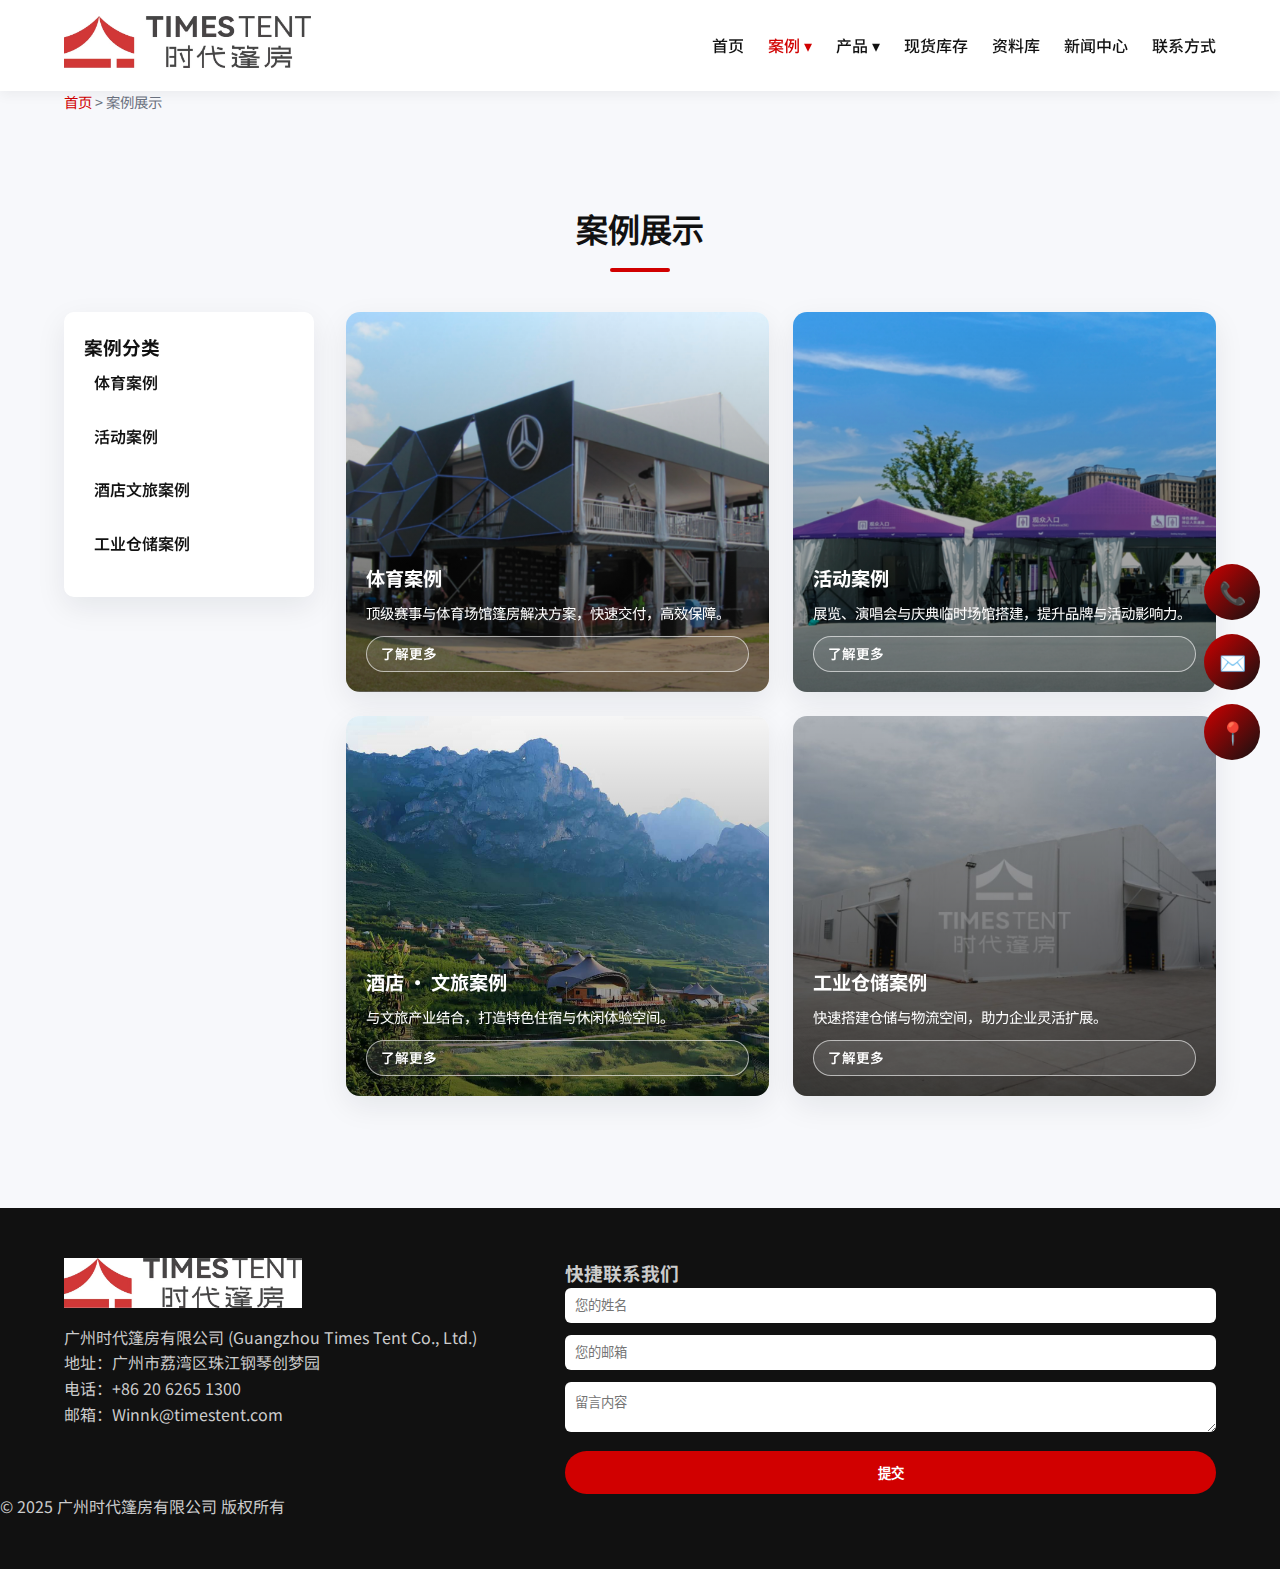
<file: cases/index.html>
<!DOCTYPE html>
<html lang="zh-CN">
<head>
  <meta charset="utf-8" />
  <meta name="viewport" content="width=device-width,initial-scale=1" />
  <title>案例展示 - 广州时代篷房有限公司</title>
  <link href="https://fonts.googleapis.com/css2?family=Noto+Sans+SC:wght@300;400;500;700&family=Poppins:wght@500;600;700&display=swap" rel="stylesheet">
  <link rel="stylesheet" href="../css/style.css" />
</head>
<body>
  <!-- NAV -->
  <header id="siteHeader" class="navbar">
    <div class="container nav-inner">
      <a class="logo" href="../index.html">
        <img src="../images/logo.jpg" alt="广州时代篷房 LOGO">
      </a>

      <nav class="main-nav" aria-label="主导航">
        <ul class="nav-links">
          <li><a href="../index.html">首页</a></li>
          <li class="dropdown" data-menu="cases">
            <a class="active dropdown-toggle" href="#">案例 ▾</a>
          </li>
          <li class="dropdown" data-menu="products">
            <a class="dropdown-toggle" href="#">产品 ▾</a>
          </li>
          <li><a href="../stock.html">现货库存</a></li>
          <li><a href="../library.html">资料库</a></li>
          <li><a href="../news.html">新闻中心</a></li>
          <li><a href="../contact.html">联系方式</a></li>
        </ul>
      </nav>

      <button id="mobileMenuBtn" class="mobile-menu-btn" aria-label="移动菜单">☰</button>
    </div>

    <!-- 下拉大面板 -->
    <div class="mega-menu" aria-hidden="true">
      <!-- 案例菜单 -->
      <div class="container mega-inner" id="casesMenu">
        <a class="mega-item" href="sports.html">
          <img src="../images/case-sports.jpg" alt="体育"><span>体育</span>
        </a>
        <a class="mega-item" href="exhibition.html">
          <img src="../images/case-event.jpg" alt="活动"><span>活动</span>
        </a>
        <a class="mega-item" href="culture.html">
          <img src="../images/case-hotel.jpg" alt="酒店文旅"><span>酒店文旅</span>
        </a>
        <a class="mega-item" href="industry.html">
          <img src="../images/case-industry.jpg" alt="工业仓储"><span>工业仓储</span>
        </a>
      </div>
      <!-- 产品菜单 -->
      <div class="container mega-inner" id="productsMenu">
        <a class="mega-item" href="../products/renzi.html">
          <img src="../images/product-renzi.jpg" alt="人字形篷房"><span>人字形篷房</span>
        </a>
        <a class="mega-item" href="../products/hu.html">
          <img src="../images/product-hu.jpg" alt="弧形篷房"><span>弧形篷房</span>
        </a>
        <a class="mega-item" href="../products/wanqu.html">
          <img src="../images/product-wanqu.jpg" alt="弯柱篷房"><span>弯柱篷房</span>
        </a>
        <a class="mega-item" href="../products/zhuiding.html">
          <img src="../images/product-zhuiding.jpg" alt="锥顶篷房"><span>锥顶篷房</span>
        </a>
        <a class="mega-item" href="../products/shuangceng.html">
          <img src="../images/product-shuangceng.jpg" alt="双层篷房"><span>双层篷房</span>
        </a>
      </div>
    </div>
  </header>

  <!-- BREADCRUMB -->
  <section class="breadcrumb container">
    <a href="../index.html">首页</a> &gt; <span>案例展示</span>
  </section>

  <!-- MAIN -->
  <main class="container section cases-page">
    <h1 class="section-title">案例展示</h1>
    <div class="cases-layout">
      
      <!-- 左侧目录（固定位置） -->
      <aside class="cases-sidebar">
        <h3>案例分类</h3>
        <ul class="sidebar-tree simple">
          <li><a href="sports.html">体育案例</a></li>
          <li><a href="exhibition.html">活动案例</a></li>
          <li><a href="culture.html">酒店文旅案例</a></li>
          <li><a href="industry.html">工业仓储案例</a></li>
        </ul>
      </aside>

      <!-- 右侧案例展示 -->
      <section class="cases-list">
        <article class="case-card" style="background-image:url('../images/case-sports.jpg');">
          <div class="case-overlay">
            <h3>体育案例</h3>
            <p>顶级赛事与体育场馆篷房解决方案，快速交付，高效保障。</p>
            <a class="btn btn-light" href="sports.html">了解更多</a>
          </div>
        </article>
        <article class="case-card" style="background-image:url('../images/case-event.jpg');">
          <div class="case-overlay">
            <h3>活动案例</h3>
            <p>展览、演唱会与庆典临时场馆搭建，提升品牌与活动影响力。</p>
            <a class="btn btn-light" href="exhibition.html">了解更多</a>
          </div>
        </article>
        <article class="case-card" style="background-image:url('../images/case-hotel.jpg');">
          <div class="case-overlay">
            <h3>酒店 · 文旅案例</h3>
            <p>与文旅产业结合，打造特色住宿与休闲体验空间。</p>
            <a class="btn btn-light" href="culture.html">了解更多</a>
          </div>
        </article>
        <article class="case-card" style="background-image:url('../images/case-industry.jpg');">
          <div class="case-overlay">
            <h3>工业仓储案例</h3>
            <p>快速搭建仓储与物流空间，助力企业灵活扩展。</p>
            <a class="btn btn-light" href="industry.html">了解更多</a>
          </div>
        </article>
      </section>
    </div>
  </main>

  <!-- FOOTER -->
  <footer class="footer">
    <div class="container footer-content">
      <div class="footer-info">
        <img src="../images/logo.jpg" alt="LOGO" class="footer-logo">
        <p>广州时代篷房有限公司 (Guangzhou Times Tent Co., Ltd.)<br>
          地址：广州市荔湾区珠江钢琴创梦园<br>
          电话：+86 20 6265 1300<br>
          邮箱：Winnk@timestent.com</p>
      </div>
      <div class="footer-form">
        <h3>快捷联系我们</h3>
        <form id="contactForm">
          <input type="text" placeholder="您的姓名" name="name" required>
          <input type="email" placeholder="您的邮箱" name="email" required>
          <textarea placeholder="留言内容" name="message"></textarea>
          <button class="btn btn-primary" type="submit">提交</button>
        </form>
      </div>
    </div>
    <p class="footer-bottom">© 2025 广州时代篷房有限公司 版权所有</p>
  </footer>

  <!-- 右侧联系方式气泡 -->
  <div class="contact-bubbles">
    <div class="bubble" data-text="+86 20 6265 1300">📞</div>
    <div class="bubble" data-text="Winnk@timestent.com">✉️</div>
    <div class="bubble" data-text="广州市荔湾区珠江钢琴创梦园">📍</div>
  </div>

  <!-- 回到顶部按钮 -->
  <button id="backToTop" aria-label="回到顶部">↑</button>

  <script src="../js/script.js"></script>
</body>
</html>
</file>
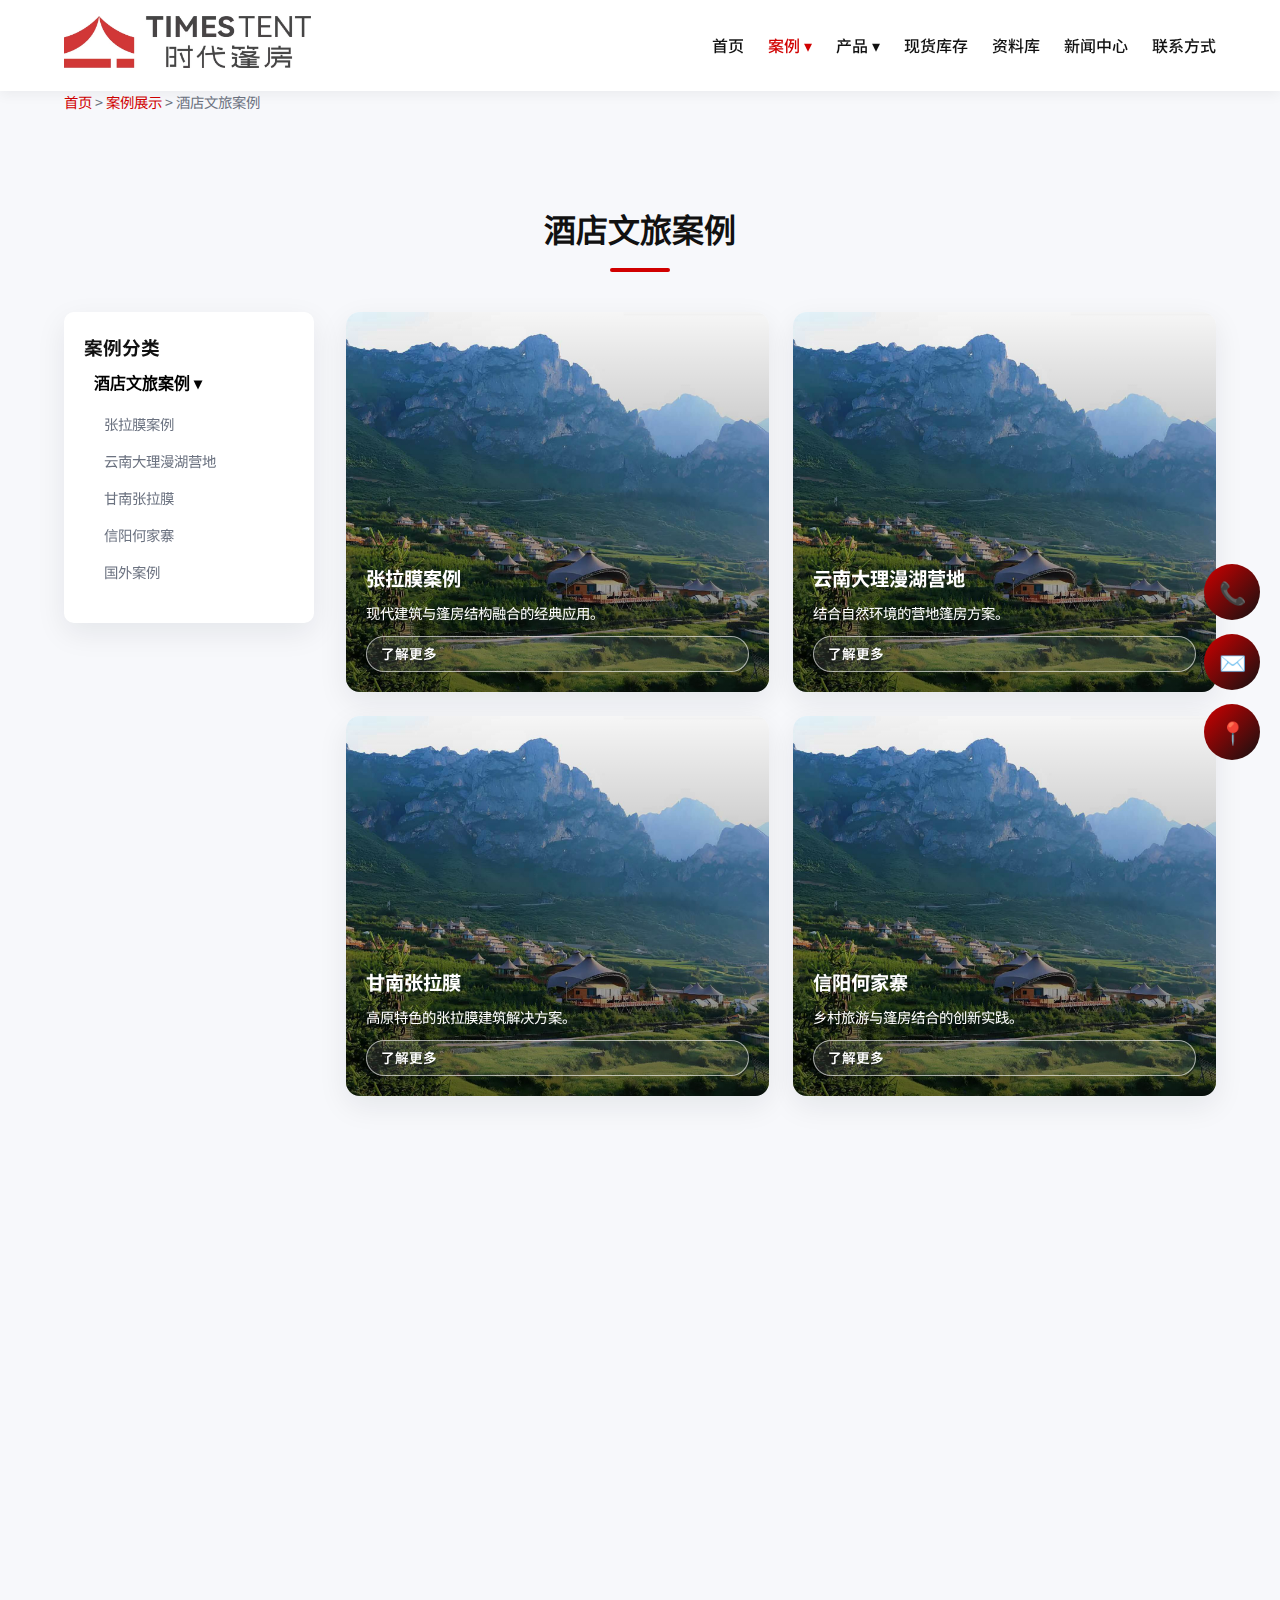
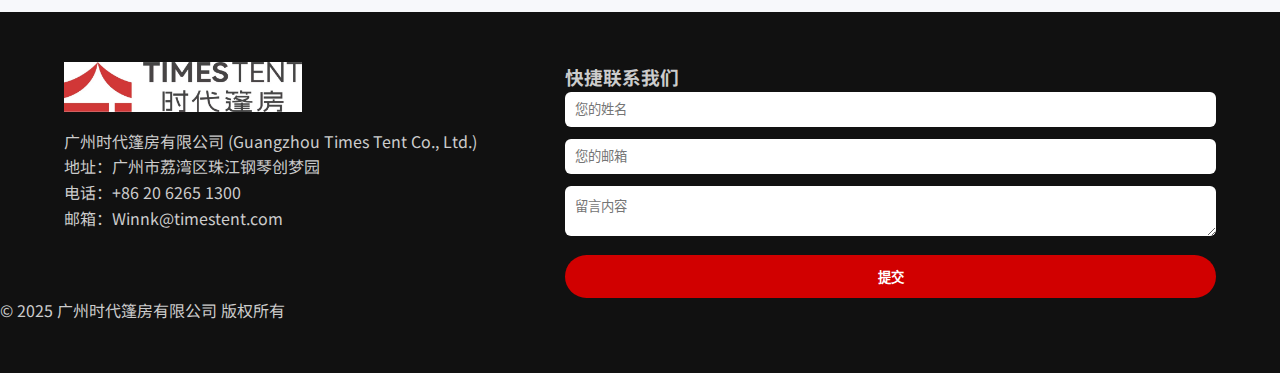
<file: cases/culture.html>
<!DOCTYPE html>
<html lang="zh-CN">
<head>
  <meta charset="utf-8" />
  <meta name="viewport" content="width=device-width,initial-scale=1" />
  <title>酒店文旅案例 - 广州时代篷房有限公司</title>
  <link href="https://fonts.googleapis.com/css2?family=Noto+Sans+SC:wght@300;400;500;700&family=Poppins:wght@500;600;700&display=swap" rel="stylesheet">
  <link rel="stylesheet" href="../css/style.css" />
</head>
<body>
  <!-- NAV -->
  <header id="siteHeader" class="navbar">
    <div class="container nav-inner">
      <a class="logo" href="../index.html">
        <img src="../images/logo.jpg" alt="广州时代篷房 LOGO">
      </a>

      <nav class="main-nav" aria-label="主导航">
        <ul class="nav-links">
          <li><a href="../index.html">首页</a></li>
          <li class="dropdown" data-menu="cases">
            <a class="active dropdown-toggle" href="#">案例 ▾</a>
          </li>
          <li class="dropdown" data-menu="products">
            <a class="dropdown-toggle" href="#">产品 ▾</a>
          </li>
          <li><a href="../stock.html">现货库存</a></li>
          <li><a href="../library.html">资料库</a></li>
          <li><a href="../news.html">新闻中心</a></li>
          <li><a href="../contact.html">联系方式</a></li>
        </ul>
      </nav>

      <button id="mobileMenuBtn" class="mobile-menu-btn" aria-label="移动菜单">☰</button>
    </div>

    <!-- 下拉大面板 -->
    <div class="mega-menu" aria-hidden="true">
      <!-- 案例菜单 -->
      <div class="container mega-inner" id="casesMenu">
        <a class="mega-item" href="sports.html"><img src="../images/case-sports.jpg" alt="体育"><span>体育</span></a>
        <a class="mega-item" href="exhibition.html"><img src="../images/case-event.jpg" alt="活动"><span>活动</span></a>
        <a class="mega-item" href="culture.html"><img src="../images/case-hotel.jpg" alt="酒店文旅"><span>酒店文旅</span></a>
        <a class="mega-item" href="industry.html"><img src="../images/case-industry.jpg" alt="工业仓储"><span>工业仓储</span></a>
      </div>
      <!-- 产品菜单 -->
      <div class="container mega-inner" id="productsMenu">
        <a class="mega-item" href="../products/renzi.html"><img src="../images/product-renzi.jpg" alt="人字形篷房"><span>人字形篷房</span></a>
        <a class="mega-item" href="../products/hu.html"><img src="../images/product-hu.jpg" alt="弧形篷房"><span>弧形篷房</span></a>
        <a class="mega-item" href="../products/wanqu.html"><img src="../images/product-wanqu.jpg" alt="弯柱篷房"><span>弯柱篷房</span></a>
        <a class="mega-item" href="../products/zhuiding.html"><img src="../images/product-zhuiding.jpg" alt="锥顶篷房"><span>锥顶篷房</span></a>
        <a class="mega-item" href="../products/shuangceng.html"><img src="../images/product-shuangceng.jpg" alt="双层篷房"><span>双层篷房</span></a>
      </div>
    </div>
  </header>

  <!-- BREADCRUMB -->
  <section class="breadcrumb container">
    <a href="../index.html">首页</a> &gt; 
    <a href="index.html">案例展示</a> &gt; 
    <span>酒店文旅案例</span>
  </section>

  <!-- MAIN -->
  <main class="container section cases-page">
    <h1 class="section-title">酒店文旅案例</h1>
    <div class="cases-layout">
      
      <!-- 左侧目录 -->
      <aside class="cases-sidebar">
        <h3>案例分类</h3>
        <ul class="sidebar-tree">
          <li class="open">
            <button class="sidebar-toggle">酒店文旅案例 ▾</button>
            <ul class="sub-list">
              <li><a href="culture/zhanglamo.html">张拉膜案例</a></li>
              <li><a href="culture/dali.html">云南大理漫湖营地</a></li>
              <li><a href="culture/gannan.html">甘南张拉膜</a></li>
              <li><a href="culture/xinyang.html">信阳何家寨</a></li>
              <li><a href="culture/abroad.html">国外案例</a></li>
            </ul>
          </li>
        </ul>
      </aside>

      <!-- 右侧案例展示 -->
      <section class="cases-content">
        <div class="cases-grid">
          <article class="case-card" style="background-image:url('../images/case-hotel.jpg');">
            <div class="case-overlay">
              <h3>张拉膜案例</h3>
              <p>现代建筑与篷房结构融合的经典应用。</p>
              <a class="btn btn-light" href="culture/zhanglamo.html">了解更多</a>
            </div>
          </article>
          <article class="case-card" style="background-image:url('../images/case-hotel.jpg');">
            <div class="case-overlay">
              <h3>云南大理漫湖营地</h3>
              <p>结合自然环境的营地篷房方案。</p>
              <a class="btn btn-light" href="culture/dali.html">了解更多</a>
            </div>
          </article>
          <article class="case-card" style="background-image:url('../images/case-hotel.jpg');">
            <div class="case-overlay">
              <h3>甘南张拉膜</h3>
              <p>高原特色的张拉膜建筑解决方案。</p>
              <a class="btn btn-light" href="culture/gannan.html">了解更多</a>
            </div>
          </article>
          <article class="case-card" style="background-image:url('../images/case-hotel.jpg');">
            <div class="case-overlay">
              <h3>信阳何家寨</h3>
              <p>乡村旅游与篷房结合的创新实践。</p>
              <a class="btn btn-light" href="culture/xinyang.html">了解更多</a>
            </div>
          </article>
          <article class="case-card" style="background-image:url('../images/case-hotel.jpg');">
            <div class="case-overlay">
              <h3>国外案例</h3>
              <p>国际化酒店与旅游篷房应用。</p>
              <a class="btn btn-light" href="culture/abroad.html">了解更多</a>
            </div>
          </article>
        </div>
      </section>
    </div>
  </main>

  <!-- FOOTER -->
  <footer class="footer">
    <div class="container footer-content">
      <div class="footer-info">
        <img src="../images/logo.jpg" alt="LOGO" class="footer-logo">
        <p>广州时代篷房有限公司 (Guangzhou Times Tent Co., Ltd.)<br>地址：广州市荔湾区珠江钢琴创梦园<br>电话：+86 20 6265 1300<br>邮箱：Winnk@timestent.com</p>
      </div>
      <div class="footer-form">
        <h3>快捷联系我们</h3>
        <form id="contactForm">
          <input type="text" placeholder="您的姓名" name="name" required>
          <input type="email" placeholder="您的邮箱" name="email" required>
          <textarea placeholder="留言内容" name="message"></textarea>
          <button class="btn btn-primary" type="submit">提交</button>
        </form>
      </div>
    </div>
    <p class="footer-bottom">© 2025 广州时代篷房有限公司 版权所有</p>
  </footer>

  <!-- 右侧联系方式气泡 -->
  <div class="contact-bubbles">
    <div class="bubble" data-text="+86 20 6265 1300">📞</div>
    <div class="bubble" data-text="Winnk@timestent.com">✉️</div>
    <div class="bubble" data-text="广州市荔湾区珠江钢琴创梦园">📍</div>
  </div>

  <!-- 回到顶部按钮 -->
  <button id="backToTop" aria-label="回到顶部">↑</button>

  <script src="../js/script.js"></script>
</body>
</html>
</file>
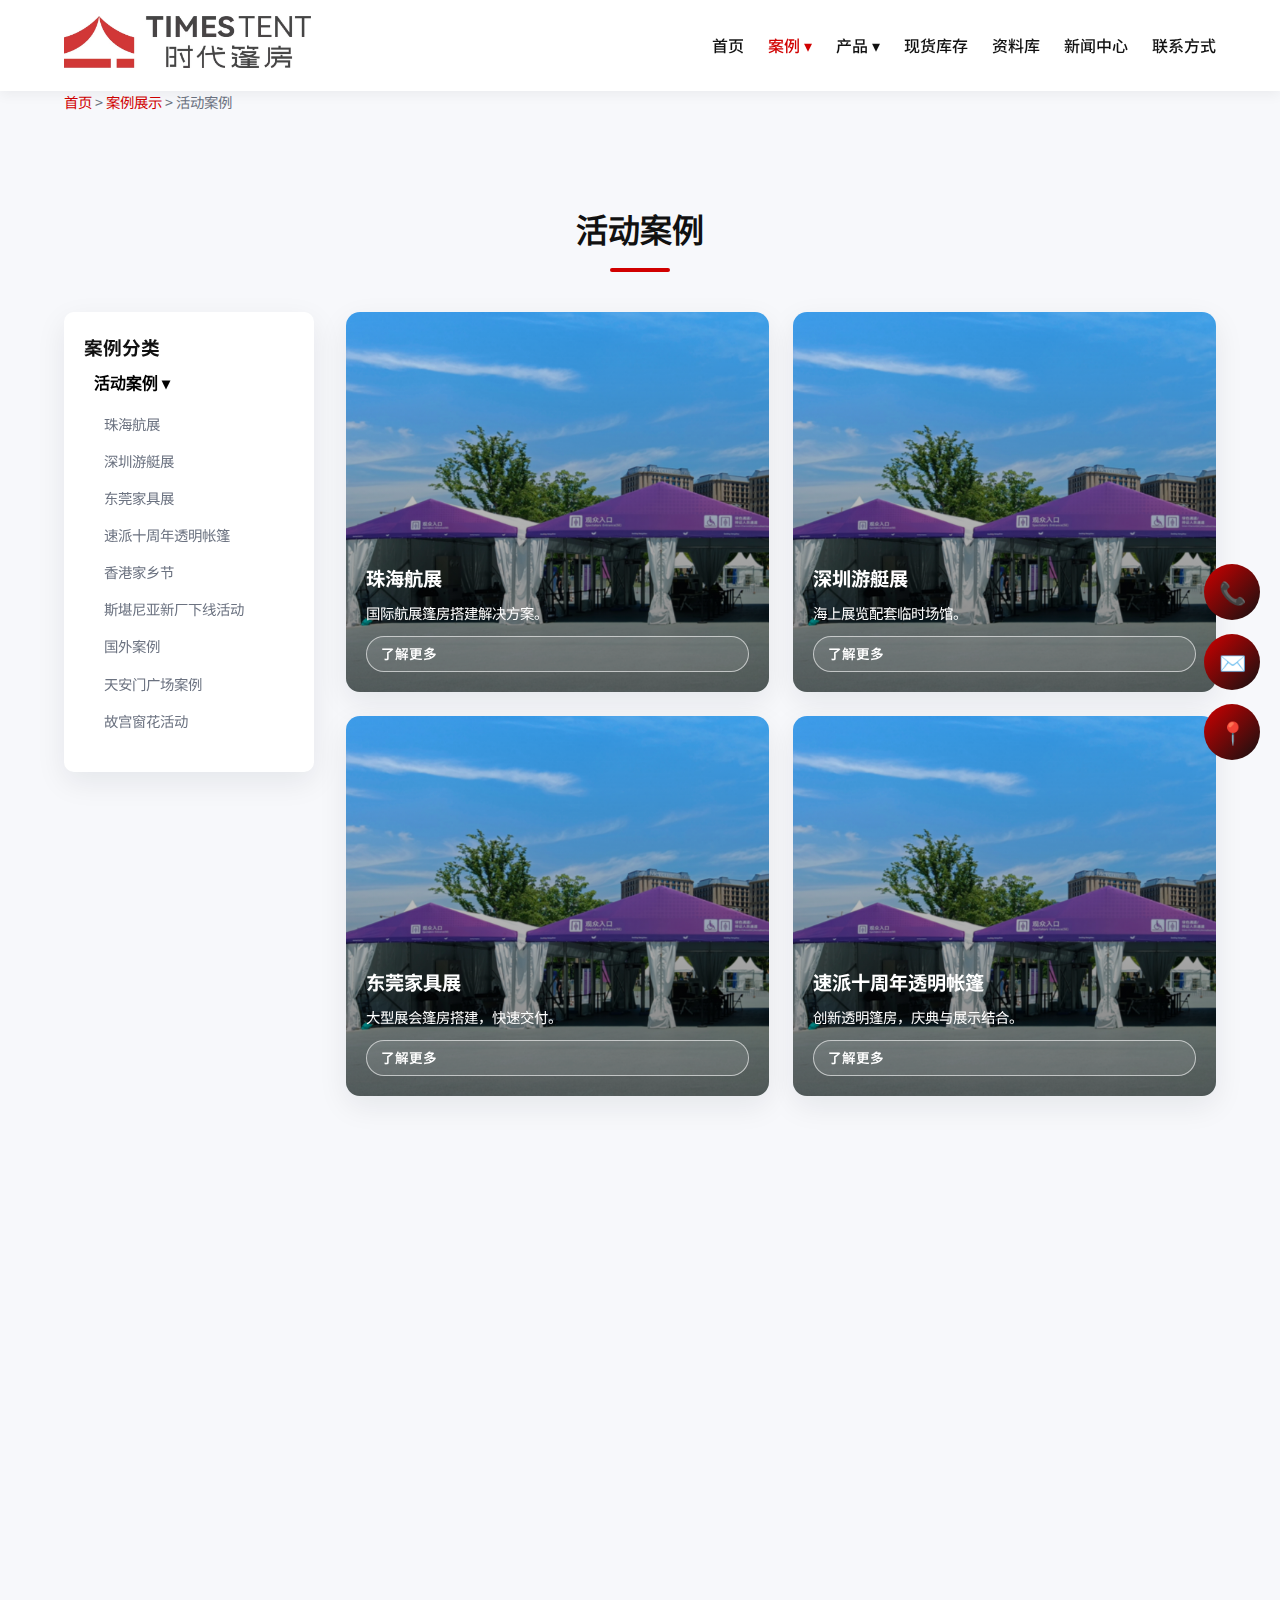
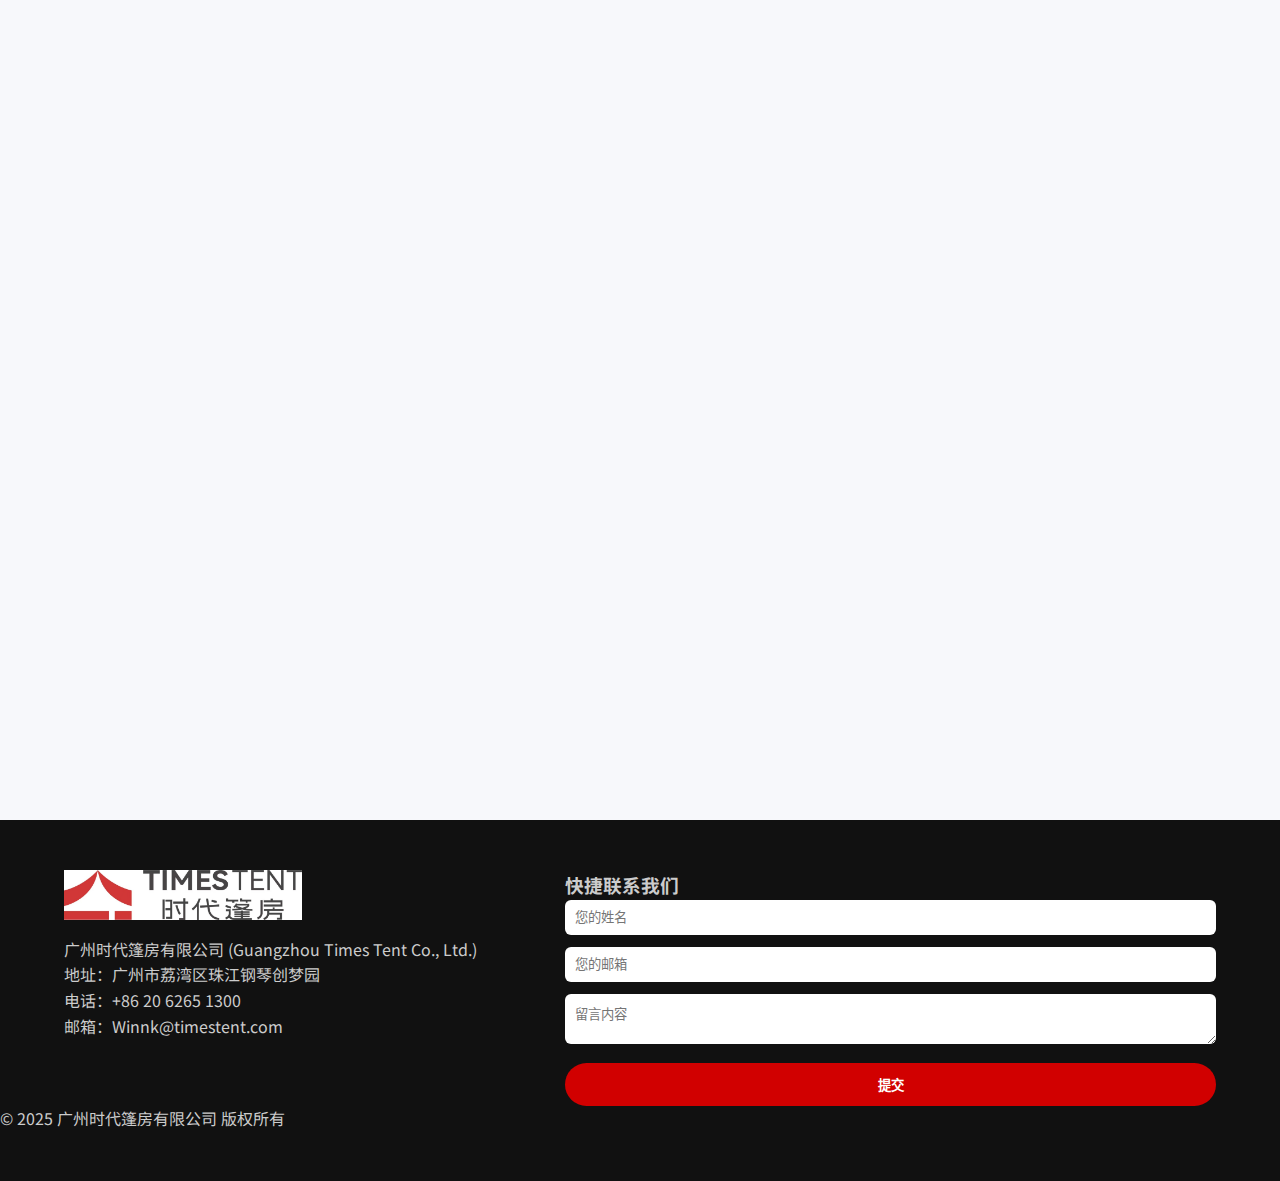
<file: cases/exhibition.html>
<!DOCTYPE html>
<html lang="zh-CN">
<head>
  <meta charset="utf-8" />
  <meta name="viewport" content="width=device-width,initial-scale=1" />
  <title>活动案例 - 广州时代篷房有限公司</title>
  <link href="https://fonts.googleapis.com/css2?family=Noto+Sans+SC:wght@300;400;500;700&family=Poppins:wght@500;600;700&display=swap" rel="stylesheet">
  <link rel="stylesheet" href="../css/style.css" />
</head>
<body>
  <!-- NAV -->
  <header id="siteHeader" class="navbar">
    <div class="container nav-inner">
      <a class="logo" href="../index.html">
        <img src="../images/logo.jpg" alt="广州时代篷房 LOGO">
      </a>

      <nav class="main-nav" aria-label="主导航">
        <ul class="nav-links">
          <li><a href="../index.html">首页</a></li>
          <li class="dropdown" data-menu="cases">
            <a class="active dropdown-toggle" href="#">案例 ▾</a>
          </li>
          <li class="dropdown" data-menu="products">
            <a class="dropdown-toggle" href="#">产品 ▾</a>
          </li>
          <li><a href="../stock.html">现货库存</a></li>
          <li><a href="../library.html">资料库</a></li>
          <li><a href="../news.html">新闻中心</a></li>
          <li><a href="../contact.html">联系方式</a></li>
        </ul>
      </nav>

      <button id="mobileMenuBtn" class="mobile-menu-btn" aria-label="移动菜单">☰</button>
    </div>

    <!-- 下拉大面板 -->
    <div class="mega-menu" aria-hidden="true">
      <!-- 案例菜单 -->
      <div class="container mega-inner" id="casesMenu">
        <a class="mega-item" href="sports.html"><img src="../images/case-sports.jpg" alt="体育"><span>体育</span></a>
        <a class="mega-item" href="exhibition.html"><img src="../images/case-event.jpg" alt="活动"><span>活动</span></a>
        <a class="mega-item" href="culture.html"><img src="../images/case-hotel.jpg" alt="酒店文旅"><span>酒店文旅</span></a>
        <a class="mega-item" href="industry.html"><img src="../images/case-industry.jpg" alt="工业仓储"><span>工业仓储</span></a>
      </div>
      <!-- 产品菜单 -->
      <div class="container mega-inner" id="productsMenu">
        <a class="mega-item" href="../products/renzi.html"><img src="../images/product-renzi.jpg" alt="人字形篷房"><span>人字形篷房</span></a>
        <a class="mega-item" href="../products/hu.html"><img src="../images/product-hu.jpg" alt="弧形篷房"><span>弧形篷房</span></a>
        <a class="mega-item" href="../products/wanqu.html"><img src="../images/product-wanqu.jpg" alt="弯柱篷房"><span>弯柱篷房</span></a>
        <a class="mega-item" href="../products/zhuiding.html"><img src="../images/product-zhuiding.jpg" alt="锥顶篷房"><span>锥顶篷房</span></a>
        <a class="mega-item" href="../products/shuangceng.html"><img src="../images/product-shuangceng.jpg" alt="双层篷房"><span>双层篷房</span></a>
      </div>
    </div>
  </header>

  <!-- BREADCRUMB -->
  <section class="breadcrumb container">
    <a href="../index.html">首页</a> &gt; 
    <a href="index.html">案例展示</a> &gt; 
    <span>活动案例</span>
  </section>

  <!-- MAIN -->
  <main class="container section cases-page">
    <h1 class="section-title">活动案例</h1>
    <div class="cases-layout">
      
      <!-- 左侧目录 -->
      <aside class="cases-sidebar">
        <h3>案例分类</h3>
        <ul class="sidebar-tree">
          <li class="open">
            <button class="sidebar-toggle">活动案例 ▾</button>
            <ul class="sub-list">
              <li><a href="exhibition/zhuhai.html">珠海航展</a></li>
              <li><a href="exhibition/shenzhen.html">深圳游艇展</a></li>
              <li><a href="exhibition/dongguan.html">东莞家具展</a></li>
              <li><a href="exhibition/supai.html">速派十周年透明帐篷</a></li>
              <li><a href="exhibition/hk.html">香港家乡节</a></li>
              <li><a href="exhibition/scanian.html">斯堪尼亚新厂下线活动</a></li>
              <li><a href="exhibition/abroad.html">国外案例</a></li>
              <li><a href="exhibition/tiananmen.html">天安门广场案例</a></li>
              <li><a href="exhibition/gugong.html">故宫窗花活动</a></li>
            </ul>
          </li>
        </ul>
      </aside>

      <!-- 右侧案例展示 -->
      <section class="cases-content">
        <div class="cases-grid">
          <article class="case-card" style="background-image:url('../images/case-event.jpg');">
            <div class="case-overlay">
              <h3>珠海航展</h3>
              <p>国际航展篷房搭建解决方案。</p>
              <a class="btn btn-light" href="exhibition/zhuhai.html">了解更多</a>
            </div>
          </article>
          <article class="case-card" style="background-image:url('../images/case-event.jpg');">
            <div class="case-overlay">
              <h3>深圳游艇展</h3>
              <p>海上展览配套临时场馆。</p>
              <a class="btn btn-light" href="exhibition/shenzhen.html">了解更多</a>
            </div>
          </article>
          <article class="case-card" style="background-image:url('../images/case-event.jpg');">
            <div class="case-overlay">
              <h3>东莞家具展</h3>
              <p>大型展会篷房搭建，快速交付。</p>
              <a class="btn btn-light" href="exhibition/dongguan.html">了解更多</a>
            </div>
          </article>
          <article class="case-card" style="background-image:url('../images/case-event.jpg');">
            <div class="case-overlay">
              <h3>速派十周年透明帐篷</h3>
              <p>创新透明篷房，庆典与展示结合。</p>
              <a class="btn btn-light" href="exhibition/supai.html">了解更多</a>
            </div>
          </article>
          <article class="case-card" style="background-image:url('../images/case-event.jpg');">
            <div class="case-overlay">
              <h3>香港家乡节</h3>
              <p>大型文化节庆活动临建支持。</p>
              <a class="btn btn-light" href="exhibition/hongkong.html">了解更多</a>
            </div>
          </article>
          <article class="case-card" style="background-image:url('../images/case-event.jpg');">
            <div class="case-overlay">
              <h3>斯堪尼亚新厂下线活动</h3>
              <p>工业展览与庆典一体化解决方案。</p>
              <a class="btn btn-light" href="exhibition/scanian.html">了解更多</a>
            </div>
          </article>
          <article class="case-card" style="background-image:url('../images/case-event.jpg');">
            <div class="case-overlay">
              <h3>国外案例</h3>
              <p>国际项目经验丰富，服务全球客户。</p>
              <a class="btn btn-light" href="exhibition/abroad.html">了解更多</a>
            </div>
          </article>
          <article class="case-card" style="background-image:url('../images/case-event.jpg');">
            <div class="case-overlay">
              <h3>天安门广场案例</h3>
              <p>重大国庆活动配套篷房搭建。</p>
              <a class="btn btn-light" href="exhibition/tiananmen.html">了解更多</a>
            </div>
          </article>
          <article class="case-card" style="background-image:url('../images/case-event.jpg');">
            <div class="case-overlay">
              <h3>故宫窗花活动</h3>
              <p>文化遗产地的创新活动空间。</p>
              <a class="btn btn-light" href="exhibition/gugong.html">了解更多</a>
            </div>
          </article>
        </div>
      </section>
    </div>
  </main>

  <!-- FOOTER -->
  <footer class="footer">
    <div class="container footer-content">
      <div class="footer-info">
        <img src="../images/logo.jpg" alt="LOGO" class="footer-logo">
        <p>广州时代篷房有限公司 (Guangzhou Times Tent Co., Ltd.)<br>地址：广州市荔湾区珠江钢琴创梦园<br>电话：+86 20 6265 1300<br>邮箱：Winnk@timestent.com</p>
      </div>
      <div class="footer-form">
        <h3>快捷联系我们</h3>
        <form id="contactForm">
          <input type="text" placeholder="您的姓名" name="name" required>
          <input type="email" placeholder="您的邮箱" name="email" required>
          <textarea placeholder="留言内容" name="message"></textarea>
          <button class="btn btn-primary" type="submit">提交</button>
        </form>
      </div>
    </div>
    <p class="footer-bottom">© 2025 广州时代篷房有限公司 版权所有</p>
  </footer>

  <!-- 右侧联系方式气泡 -->
  <div class="contact-bubbles">
    <div class="bubble" data-text="+86 20 6265 1300">📞</div>
    <div class="bubble" data-text="Winnk@timestent.com">✉️</div>
    <div class="bubble" data-text="广州市荔湾区珠江钢琴创梦园">📍</div>
  </div>

  <!-- 回到顶部按钮 -->
  <button id="backToTop" aria-label="回到顶部">↑</button>

  <script src="../js/script.js"></script>
</body>
</html>
</file>
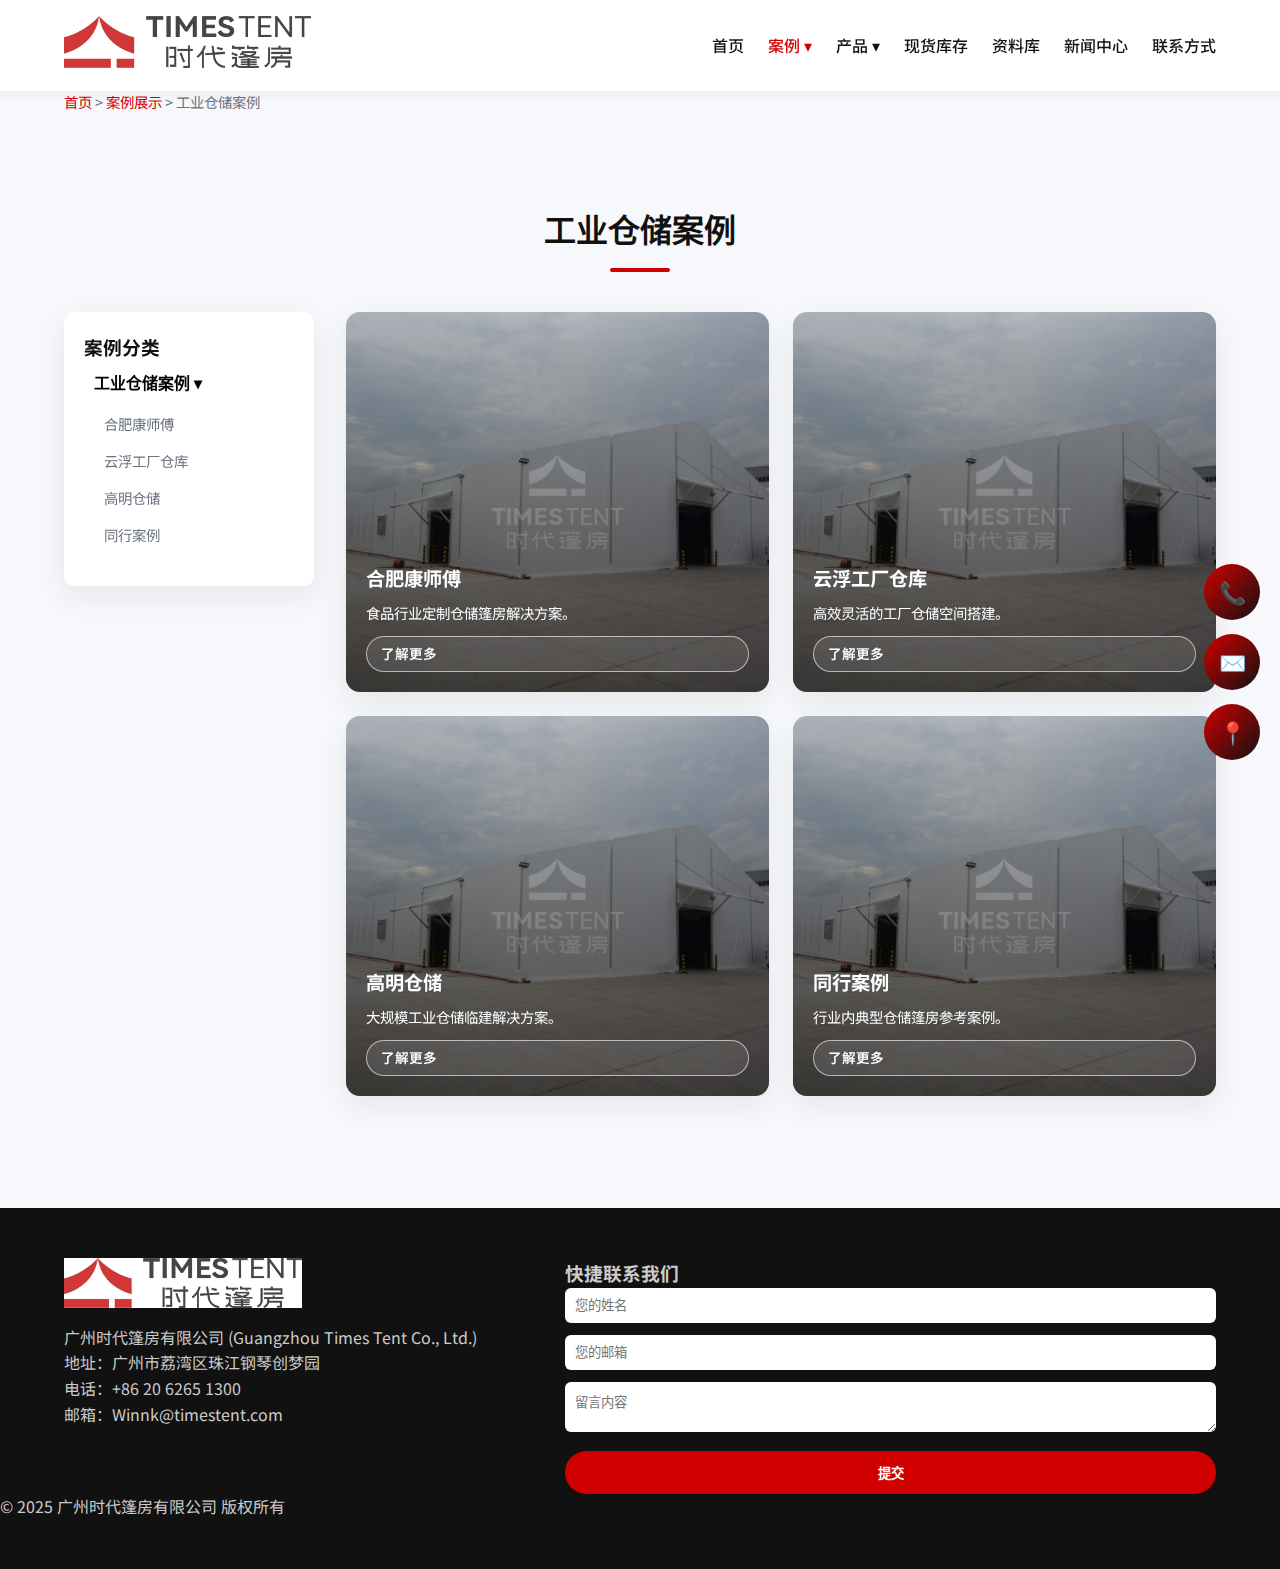
<file: cases/industry.html>
<!DOCTYPE html>
<html lang="zh-CN">
<head>
  <meta charset="utf-8" />
  <meta name="viewport" content="width=device-width,initial-scale=1" />
  <title>工业仓储案例 - 广州时代篷房有限公司</title>
  <link href="https://fonts.googleapis.com/css2?family=Noto+Sans+SC:wght@300;400;500;700&family=Poppins:wght@500;600;700&display=swap" rel="stylesheet">
  <link rel="stylesheet" href="../css/style.css" />
</head>
<body>
  <!-- NAV -->
  <header id="siteHeader" class="navbar">
    <div class="container nav-inner">
      <a class="logo" href="../index.html">
        <img src="../images/logo.jpg" alt="广州时代篷房 LOGO">
      </a>

      <nav class="main-nav" aria-label="主导航">
        <ul class="nav-links">
          <li><a href="../index.html">首页</a></li>
          <li class="dropdown" data-menu="cases">
            <a class="active dropdown-toggle" href="#">案例 ▾</a>
          </li>
          <li class="dropdown" data-menu="products">
            <a class="dropdown-toggle" href="#">产品 ▾</a>
          </li>
          <li><a href="../stock.html">现货库存</a></li>
          <li><a href="../library.html">资料库</a></li>
          <li><a href="../news.html">新闻中心</a></li>
          <li><a href="../contact.html">联系方式</a></li>
        </ul>
      </nav>

      <button id="mobileMenuBtn" class="mobile-menu-btn" aria-label="移动菜单">☰</button>
    </div>

    <!-- 下拉大面板 -->
    <div class="mega-menu" aria-hidden="true">
      <!-- 案例菜单 -->
      <div class="container mega-inner" id="casesMenu">
        <a class="mega-item" href="sports.html"><img src="../images/case-sports.jpg" alt="体育"><span>体育</span></a>
        <a class="mega-item" href="exhibition.html"><img src="../images/case-event.jpg" alt="活动"><span>活动</span></a>
        <a class="mega-item" href="culture.html"><img src="../images/case-hotel.jpg" alt="酒店文旅"><span>酒店文旅</span></a>
        <a class="mega-item" href="industry.html"><img src="../images/case-industry.jpg" alt="工业仓储"><span>工业仓储</span></a>
      </div>
      <!-- 产品菜单 -->
      <div class="container mega-inner" id="productsMenu">
        <a class="mega-item" href="../products/renzi.html"><img src="../images/product-renzi.jpg" alt="人字形篷房"><span>人字形篷房</span></a>
        <a class="mega-item" href="../products/hu.html"><img src="../images/product-hu.jpg" alt="弧形篷房"><span>弧形篷房</span></a>
        <a class="mega-item" href="../products/wanqu.html"><img src="../images/product-wanqu.jpg" alt="弯柱篷房"><span>弯柱篷房</span></a>
        <a class="mega-item" href="../products/zhuiding.html"><img src="../images/product-zhuiding.jpg" alt="锥顶篷房"><span>锥顶篷房</span></a>
        <a class="mega-item" href="../products/shuangceng.html"><img src="../images/product-shuangceng.jpg" alt="双层篷房"><span>双层篷房</span></a>
      </div>
    </div>
  </header>

  <!-- BREADCRUMB -->
  <section class="breadcrumb container">
    <a href="../index.html">首页</a> &gt; 
    <a href="index.html">案例展示</a> &gt; 
    <span>工业仓储案例</span>
  </section>

  <!-- MAIN -->
  <main class="container section cases-page">
    <h1 class="section-title">工业仓储案例</h1>
    <div class="cases-layout">
      
      <!-- 左侧目录 -->
      <aside class="cases-sidebar">
        <h3>案例分类</h3>
        <ul class="sidebar-tree">
          <li class="open">
            <button class="sidebar-toggle">工业仓储案例 ▾</button>
            <ul class="sub-list">
              <li><a href="industry/hefei.html">合肥康师傅</a></li>
              <li><a href="industry/yunfu.html">云浮工厂仓库</a></li>
              <li><a href="industry/gaoming.html">高明仓储</a></li>
              <li><a href="industry/peers.html">同行案例</a></li>
            </ul>
          </li>
        </ul>
      </aside>

      <!-- 右侧案例展示 -->
      <section class="cases-content">
        <div class="cases-grid">
          <article class="case-card" style="background-image:url('../images/case-industry.jpg');">
            <div class="case-overlay">
              <h3>合肥康师傅</h3>
              <p>食品行业定制仓储篷房解决方案。</p>
              <a class="btn btn-light" href="industry/hefei.html">了解更多</a>
            </div>
          </article>
          <article class="case-card" style="background-image:url('../images/case-industry.jpg');">
            <div class="case-overlay">
              <h3>云浮工厂仓库</h3>
              <p>高效灵活的工厂仓储空间搭建。</p>
              <a class="btn btn-light" href="industry/yunfu.html">了解更多</a>
            </div>
          </article>
          <article class="case-card" style="background-image:url('../images/case-industry.jpg');">
            <div class="case-overlay">
              <h3>高明仓储</h3>
              <p>大规模工业仓储临建解决方案。</p>
              <a class="btn btn-light" href="industry/gaoming.html">了解更多</a>
            </div>
          </article>
          <article class="case-card" style="background-image:url('../images/case-industry.jpg');">
            <div class="case-overlay">
              <h3>同行案例</h3>
              <p>行业内典型仓储篷房参考案例。</p>
              <a class="btn btn-light" href="industry/peers.html">了解更多</a>
            </div>
          </article>
        </div>
      </section>
    </div>
  </main>

  <!-- FOOTER -->
  <footer class="footer">
    <div class="container footer-content">
      <div class="footer-info">
        <img src="../images/logo.jpg" alt="LOGO" class="footer-logo">
        <p>广州时代篷房有限公司 (Guangzhou Times Tent Co., Ltd.)<br>地址：广州市荔湾区珠江钢琴创梦园<br>电话：+86 20 6265 1300<br>邮箱：Winnk@timestent.com</p>
      </div>
      <div class="footer-form">
        <h3>快捷联系我们</h3>
        <form id="contactForm">
          <input type="text" placeholder="您的姓名" name="name" required>
          <input type="email" placeholder="您的邮箱" name="email" required>
          <textarea placeholder="留言内容" name="message"></textarea>
          <button class="btn btn-primary" type="submit">提交</button>
        </form>
      </div>
    </div>
    <p class="footer-bottom">© 2025 广州时代篷房有限公司 版权所有</p>
  </footer>

  <!-- 右侧联系方式气泡 -->
  <div class="contact-bubbles">
    <div class="bubble" data-text="+86 20 6265 1300">📞</div>
    <div class="bubble" data-text="Winnk@timestent.com">✉️</div>
    <div class="bubble" data-text="广州市荔湾区珠江钢琴创梦园">📍</div>
  </div>

  <!-- 回到顶部按钮 -->
  <button id="backToTop" aria-label="回到顶部">↑</button>

  <script src="../js/script.js"></script>
</body>
</html>
</file>
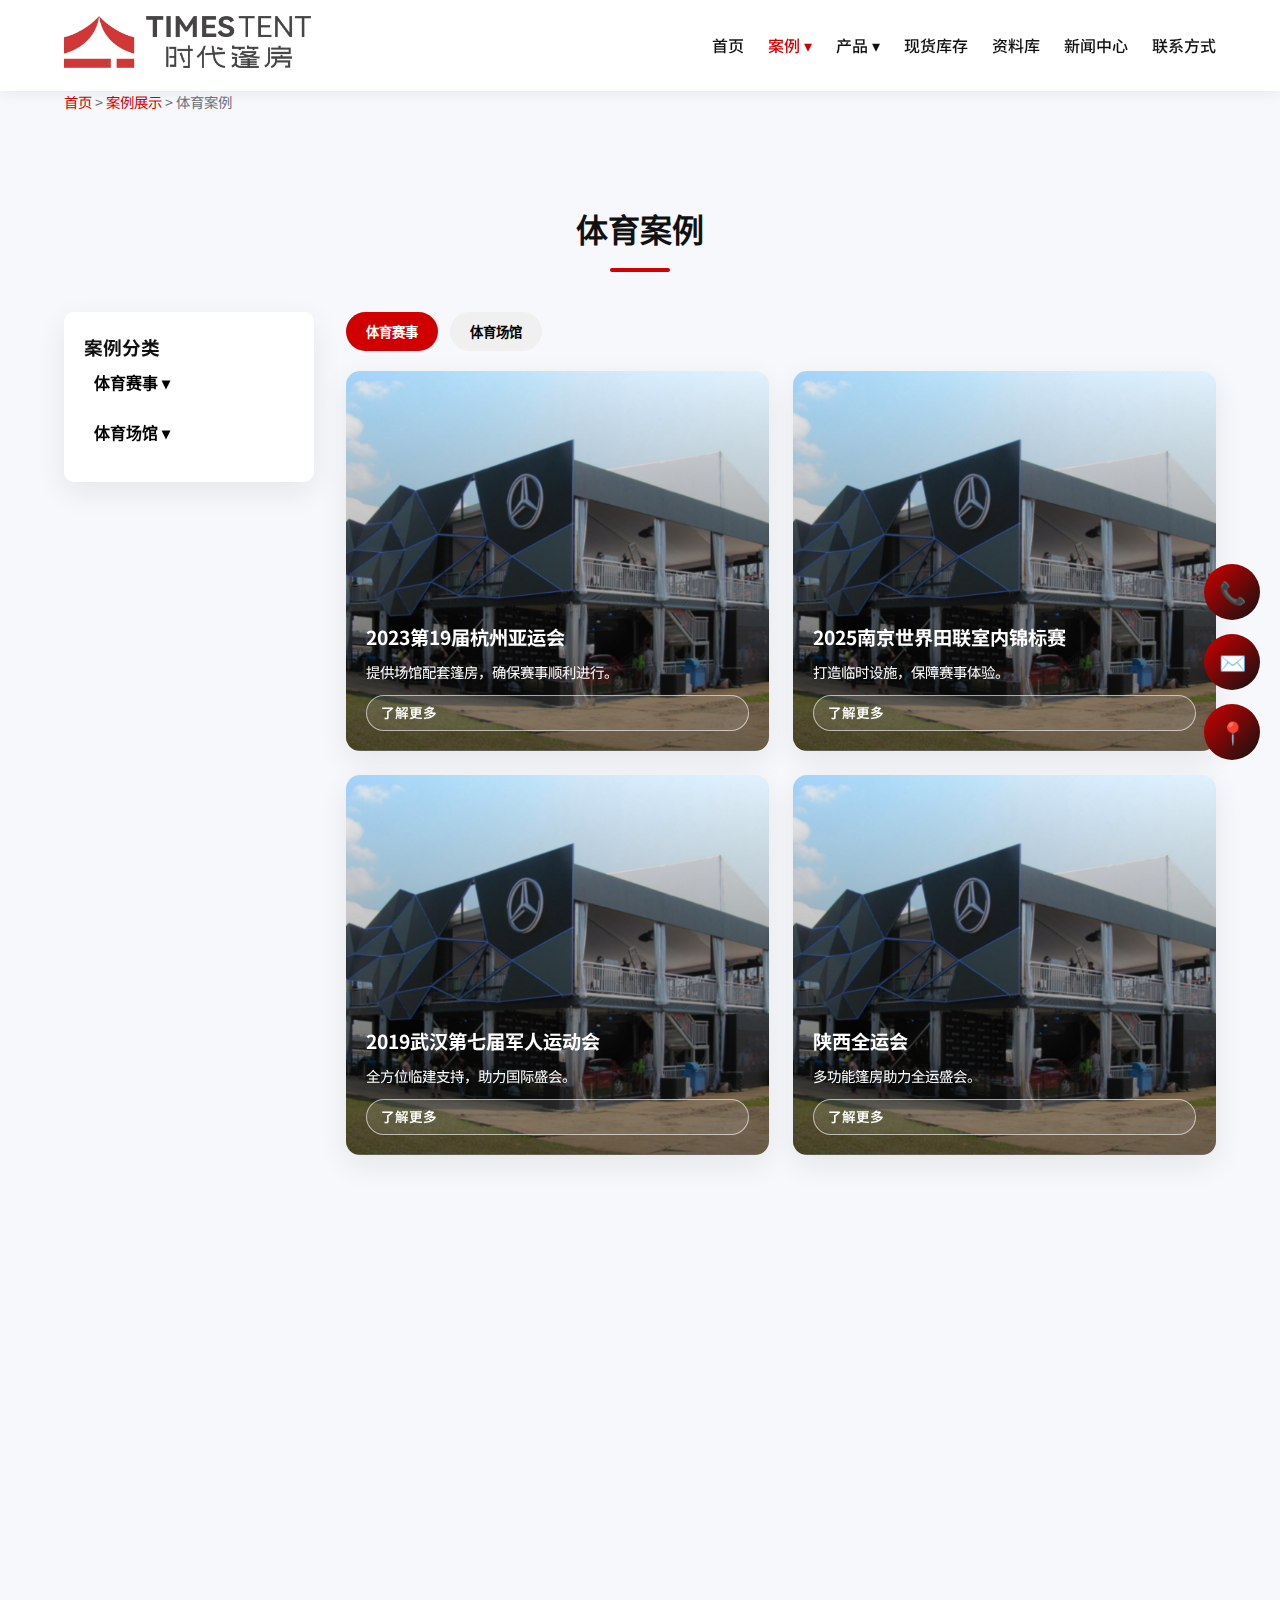
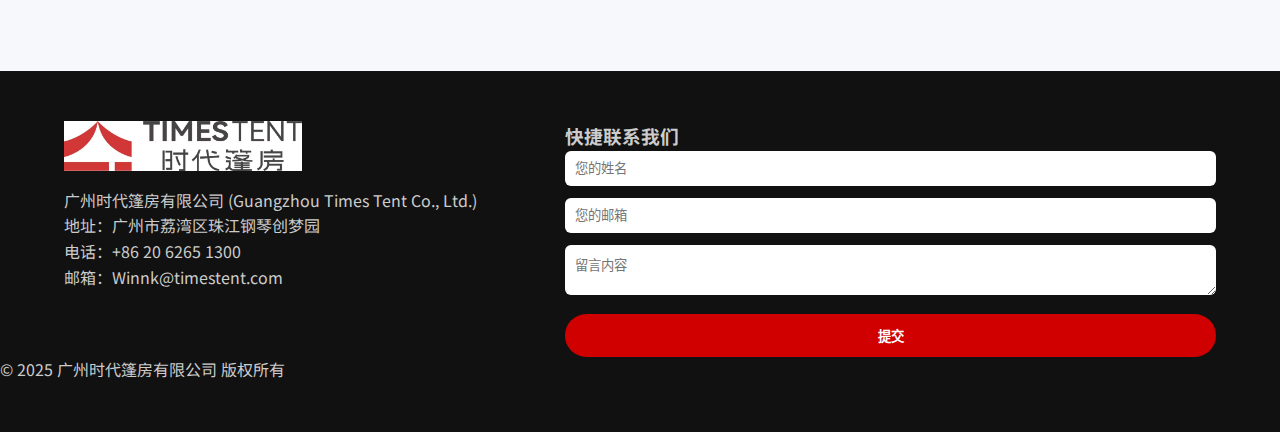
<file: cases/sports.html>
<!DOCTYPE html>
<html lang="zh-CN">
<head>
  <meta charset="utf-8" />
  <meta name="viewport" content="width=device-width,initial-scale=1" />
  <title>体育案例 - 广州时代篷房有限公司</title>
  <link href="https://fonts.googleapis.com/css2?family=Noto+Sans+SC:wght@300;400;500;700&family=Poppins:wght@500;600;700&display=swap" rel="stylesheet">
  <link rel="stylesheet" href="../css/style.css" />
</head>
<body>
  <!-- NAV -->
  <header id="siteHeader" class="navbar">
    <div class="container nav-inner">
      <a class="logo" href="../index.html">
        <img src="../images/logo.jpg" alt="广州时代篷房 LOGO">
      </a>

      <nav class="main-nav" aria-label="主导航">
        <ul class="nav-links">
          <li><a href="../index.html">首页</a></li>

          <!-- 案例 -->
          <li class="dropdown" data-menu="cases">
            <a class="active dropdown-toggle" href="#">案例 ▾</a>
          </li>

          <!-- 产品 -->
          <li class="dropdown" data-menu="products">
            <a class="dropdown-toggle" href="#">产品 ▾</a>
          </li>

          <li><a href="../stock.html">现货库存</a></li>
          <li><a href="../library.html">资料库</a></li>
          <li><a href="../news.html">新闻中心</a></li>
          <li><a href="../contact.html">联系方式</a></li>
        </ul>
      </nav>

      <button id="mobileMenuBtn" class="mobile-menu-btn" aria-label="移动菜单">☰</button>
    </div>

    <!-- 下拉大面板（与首页第一版一致） -->
    <div class="mega-menu" aria-hidden="true">
      <!-- 案例菜单 -->
      <div class="container mega-inner" id="casesMenu">
        <a class="mega-item" href="sports.html">
          <img src="../images/case-sports.jpg" alt="体育"><span>体育</span>
        </a>
        <a class="mega-item" href="exhibition.html">
          <img src="../images/case-event.jpg" alt="活动"><span>活动</span>
        </a>
        <a class="mega-item" href="culture.html">
          <img src="../images/case-hotel.jpg" alt="酒店文旅"><span>酒店文旅</span>
        </a>
        <a class="mega-item" href="industry.html">
          <img src="../images/case-industry.jpg" alt="工业仓储"><span>工业仓储</span>
        </a>
      </div>

      <!-- 产品菜单 -->
      <div class="container mega-inner" id="productsMenu">
        <a class="mega-item" href="../products/renzi.html">
          <img src="../images/product-renzi.jpg" alt="人字形篷房"><span>人字形篷房</span>
        </a>
        <a class="mega-item" href="../products/hu.html">
          <img src="../images/product-hu.jpg" alt="弧形篷房"><span>弧形篷房</span>
        </a>
        <a class="mega-item" href="../products/wanqu.html">
          <img src="../images/product-wanqu.jpg" alt="弯柱篷房"><span>弯柱篷房</span>
        </a>
        <a class="mega-item" href="../products/zhuiding.html">
          <img src="../images/product-zhuiding.jpg" alt="锥顶篷房"><span>锥顶篷房</span>
        </a>
        <a class="mega-item" href="../products/shuangceng.html">
          <img src="../images/product-shuangceng.jpg" alt="双层篷房"><span>双层篷房</span>
        </a>
      </div>
    </div>
  </header>

  <!-- BREADCRUMB -->
  <section class="breadcrumb container">
    <a href="../index.html">首页</a> &gt; 
    <a href="index.html">案例展示</a> &gt; 
    <span>体育案例</span>
  </section>

  <!-- MAIN -->
  <main class="container section cases-page">
    <h1 class="section-title">体育案例</h1>
    <div class="cases-layout">
      
      <!-- 左侧目录 -->
<aside class="cases-sidebar">
    <h3>案例分类</h3>
    <ul class="sidebar-tree">
      <li>
        <button class="sidebar-toggle" data-tab="events">体育赛事 ▾</button>
        <ul class="sub-list">
          <li><a href="sports/asian2023.html" data-tab="events">2023第19届杭州亚运会</a></li>
          <li><a href="sports/nanjing2025.html" data-tab="events">2025南京世界田联室内锦标赛</a></li>
          <li><a href="sports/wuhan2019.html" data-tab="events">2019武汉第七届军人运动会</a></li>
          <li><a href="sports/shanxi2021.html" data-tab="events">陕西全运会</a></li>
          <li><a href="sports/national2025.html" data-tab="events">2025第15届全国运动会</a></li>
          <li><a href="sports/chengdu2025.html" data-tab="events">2025成都世运会</a></li>
        </ul>
      </li>
  
      <li>
        <button class="sidebar-toggle" data-tab="gyms">体育场馆 ▾</button>
        <ul class="sub-list">
          <li><a href="gyms/guangzhou.html" data-tab="gyms">广州中学案例</a></li>
          <li><a href="gyms/wuhan.html" data-tab="gyms">武汉光谷体育馆</a></li>
          <li><a href="gyms/meiyi.html" data-tab="gyms">梅艺中学篮球馆</a></li>
          <li><a href="gyms/huizhou.html" data-tab="gyms">惠州现代职业学校</a></li>
          <li><a href="gyms/dongguan.html" data-tab="gyms">东莞厦岗体育公园</a></li>
          <li><a href="gyms/huaqiao.html" data-tab="gyms">武汉华侨城极空间</a></li>
        </ul>
      </li>
    </ul>
  </aside>

      <!-- 右侧正文 -->
      <section class="cases-content">
        <!-- Tab 按钮 -->
        <div class="tabs">
          <button class="tab-btn active" data-tab="events">体育赛事</button>
          <button class="tab-btn" data-tab="gyms">体育场馆</button>
        </div>

        <!-- Tab 面板 -->
        <div class="tab-panels">
          <!-- 体育赛事 -->
          <div class="tab-panel active" id="events">
            <div class="cases-grid">
              <article id="as2023" class="case-card" style="background-image:url('../images/case-sports.jpg');">
                <div class="case-overlay">
                  <h3>2023第19届杭州亚运会</h3>
                  <p>提供场馆配套篷房，确保赛事顺利进行。</p>
                  <a class="btn btn-light" href="sports/asian2023.html">了解更多</a>
                </div>
              </article>

              <article id="as2025nj" class="case-card" style="background-image:url('../images/case-sports.jpg');">
                <div class="case-overlay">
                  <h3>2025南京世界田联室内锦标赛</h3>
                  <p>打造临时设施，保障赛事体验。</p>
                  <a class="btn btn-light" href="sports/nanjing2025.html">了解更多</a>
                </div>
              </article>

              <article id="as2019wh" class="case-card" style="background-image:url('../images/case-sports.jpg');">
                <div class="case-overlay">
                  <h3>2019武汉第七届军人运动会</h3>
                  <p>全方位临建支持，助力国际盛会。</p>
                  <a class="btn btn-light" href="sports/wuhan2019.html">了解更多</a>
                </div>
              </article>

              <article id="as2021sx" class="case-card" style="background-image:url('../images/case-sports.jpg');">
                <div class="case-overlay">
                  <h3>陕西全运会</h3>
                  <p>多功能篷房助力全运盛会。</p>
                  <a class="btn btn-light" href="sports/shanxi2021.html">了解更多</a>
                </div>
              </article>

              <article id="as2025sy" class="case-card" style="background-image:url('../images/case-sports.jpg');">
                <div class="case-overlay">
                  <h3>2025第15届全国运动会</h3>
                  <p>全新设计方案，服务全国运动会。</p>
                  <a class="btn btn-light" href="sports/national2025.html">了解更多</a>
                </div>
              </article>

              <article id="as2025cd" class="case-card" style="background-image:url('../images/case-sports.jpg');">
                <div class="case-overlay">
                  <h3>2025成都世运会</h3>
                  <p>国际级赛事篷房解决方案。</p>
                  <a class="btn btn-light" href="sports/chengdu2025.html">了解更多</a>
                </div>
              </article>
            </div>
          </div>

          <!-- 体育场馆 -->
          <div class="tab-panel" id="gyms">
            <div class="cases-grid">
              <article id="gym-gz" class="case-card" style="background-image:url('../images/case-sports.jpg');">
                <div class="case-overlay">
                  <h3>广州中学案例</h3>
                  <p>为校园提供高效体育空间。</p>
                  <a class="btn btn-light" href="gyms/guangzhou.html">了解更多</a>
                </div>
              </article>

              <article id="gym-wh" class="case-card" style="background-image:url('../images/case-sports.jpg');">
                <div class="case-overlay">
                  <h3>武汉光谷体育馆</h3>
                  <p>高规格场馆配套设施。</p>
                  <a class="btn btn-light" href="gyms/wuhan.html">了解更多</a>
                </div>
              </article>

              <article id="gym-my" class="case-card" style="background-image:url('../images/case-sports.jpg');">
                <div class="case-overlay">
                  <h3>梅艺中学篮球馆</h3>
                  <p>满足学校体育场馆建设需求。</p>
                  <a class="btn btn-light" href="gyms/meiyi.html">了解更多</a>
                </div>
              </article>

              <article id="gym-hz" class="case-card" style="background-image:url('../images/case-sports.jpg');">
                <div class="case-overlay">
                  <h3>惠州现代职业学校</h3>
                  <p>临时体育设施快速交付。</p>
                  <a class="btn btn-light" href="gyms/huizhou.html">了解更多</a>
                </div>
              </article>

              <article id="gym-dg" class="case-card" style="background-image:url('../images/case-sports.jpg');">
                <div class="case-overlay">
                  <h3>东莞厦岗体育公园</h3>
                  <p>多功能体育馆空间方案。</p>
                  <a class="btn btn-light" href="gyms/dongguan.html">了解更多</a>
                </div>
              </article>

              <article id="gym-hq" class="case-card" style="background-image:url('../images/case-sports.jpg');">
                <div class="case-overlay">
                  <h3>武汉华侨城极空间</h3>
                  <p>创新设计，服务体育产业。</p>
                  <a class="btn btn-light" href="gyms/huaqiao.html">了解更多</a>
                </div>
              </article>
            </div>
          </div>
        </div>
      </section>
    </div>
  </main>

  <!-- FOOTER -->
  <footer class="footer">
    <div class="container footer-content">
      <div class="footer-info">
        <img src="../images/logo.jpg" alt="LOGO" class="footer-logo">
        <p>广州时代篷房有限公司 (Guangzhou Times Tent Co., Ltd.)<br>地址：广州市荔湾区珠江钢琴创梦园<br>电话：+86 20 6265 1300<br>邮箱：Winnk@timestent.com</p>
      </div>
      <div class="footer-form">
        <h3>快捷联系我们</h3>
        <form id="contactForm">
          <input type="text" placeholder="您的姓名" name="name" required>
          <input type="email" placeholder="您的邮箱" name="email" required>
          <textarea placeholder="留言内容" name="message"></textarea>
          <button class="btn btn-primary" type="submit">提交</button>
        </form>
      </div>
    </div>
    <p class="footer-bottom">© 2025 广州时代篷房有限公司 版权所有</p>
  </footer>

  <!-- 右侧联系方式气泡 -->
  <div class="contact-bubbles">
    <div class="bubble" data-text="+86 20 6265 1300">📞</div>
    <div class="bubble" data-text="Winnk@timestent.com">✉️</div>
    <div class="bubble" data-text="广州市荔湾区珠江钢琴创梦园">📍</div>
  </div>

  <!-- 回到顶部按钮 -->
  <button id="backToTop" aria-label="回到顶部">↑</button>

  <script src="../js/script.js"></script>
</body>
</html>
</file>
<file: css/style.css>
/* style.css — 完整优化版 */

/* 变量 */
:root {
    --brand: #d10000;
    --brand-dark: #111;
    --muted: #6b7280;
    --bg: #f7f8fb;
    --card-shadow: 0 10px 30px rgba(16,24,40,0.08);
  }
  
  /* 基础 */
  * { box-sizing: border-box; margin: 0; padding: 0; }
  body {
    font-family: "Noto Sans SC","Poppins",Arial,sans-serif;
    background: var(--bg);
    color: #111;
    line-height: 1.6;
  }
  .container { width: 90%; max-width: 1280px; margin: 0 auto; }
  .section { padding: 72px 0; }
  
  /* 导航栏 */
  .navbar {
    position: fixed;
    top: 0; left: 0; right: 0;
    background: rgba(255,255,255,0.95);
    backdrop-filter: blur(8px);
    box-shadow: 0 4px 12px rgba(0,0,0,0.05);
    z-index: 1000;
    transition: all .3s ease;
  }
  .nav-inner { display: flex; justify-content: space-between; align-items: center; padding: 16px 0; }
  .logo img { height: 52px; transition: height .3s; }
  .nav-links { list-style: none; display: flex; gap: 24px; }
  .nav-links a { color: #111; text-decoration: none; font-weight: 500; transition: color .2s; }
  .nav-links a:hover, .nav-links a.active { color: var(--brand); }
  .mobile-menu-btn { display: none; background: none; border: none; font-size: 22px; }
  
  /* 下拉大面板 */
  .mega-menu {
    max-height: 0;
    overflow: hidden;
    position: absolute;
    top: 100%; left: 0; width: 100%;
    background: #fff;
    box-shadow: 0 6px 20px rgba(0,0,0,0.1);
    transition: max-height .4s ease, opacity .4s ease;
    opacity: 0;
  }
  .navbar.expanded .mega-menu {
    max-height: 500px;
    opacity: 1;
  }
  .mega-inner {
    display: none;
    gap: 20px;
    flex-wrap: wrap;
    padding: 20px 0;
  }
  .navbar[data-active="cases"] #casesMenu,
  .navbar[data-active="products"] #productsMenu {
    display: flex;
  }
  .mega-item {
    flex: 0 0 160px;
    text-align: center;
    text-decoration: none;
    color: #111;
    transition: .3s;
  }
  .mega-item img {
    width: 100%; height: 100px; object-fit: cover; border-radius: 8px; margin-bottom: 6px;
    box-shadow: var(--card-shadow);
  }
  .mega-item:hover { color: var(--brand); transform: translateY(-4px); }
  
  /* Hero */
  .hero { margin-top: 80px; position: relative; height: calc(100vh - 80px); overflow: hidden; }
  .carousel { position: absolute; inset: 0; }
  .caro-viewport { position: relative; width: 100%; height: 100%; }
  .slide { position: absolute; inset: 0; background-size: cover; background-position: center; opacity: 0; transition: opacity 1s; }
  .slide.active { opacity: 1; }
  .caro-arrow { position: absolute; top: 50%; transform: translateY(-50%); background: rgba(0,0,0,0.35); color: #fff; border: none; width: 50px; height: 50px; border-radius: 50%; cursor: pointer; font-size: 28px; z-index: 5; }
  .caro-arrow.left { left: 20px; }
  .caro-arrow.right { right: 20px; }
  .caro-dots { position: absolute; left: 50%; transform: translateX(-50%); bottom: 20px; display: flex; gap: 8px; }
  .caro-dots button { width: 10px; height: 10px; border-radius: 50%; border: none; background: rgba(255,255,255,0.6); cursor: pointer; }
  .caro-dots button.active { background: var(--brand); }
  .hero-overlay { position: relative; z-index: 2; height: 100%; display: flex; align-items: center; justify-content: center; text-align: center; background: rgba(0,0,0,0.25); }
  .hero-inner { max-width: 900px; }
  .hero-title { font-size: 3.2rem; color: #fff; margin-bottom: 12px; font-family: 'Poppins', sans-serif; }
  .hero-sub { color: #eee; font-size: 1.2rem; margin-bottom: 20px; }
  .hero-ctas .btn { margin: 0 6px; }
  
  /* 公共标题 */
  .section-title { text-align: center; font-size: 2rem; font-family: 'Poppins', sans-serif; margin-bottom: 40px; }
  .section-title::after { content:""; display:block; width:60px; height:4px; background:var(--brand); margin:12px auto 0; border-radius:2px; }
  
  /* 案例卡片 */
  .cases-grid { display: grid; grid-template-columns: repeat(auto-fit,minmax(350px,1fr)); gap: 24px; }
  .case-card {
    position: relative;
    height: 360px;
    border-radius: 14px;
    overflow: hidden;
    background-size: cover;
    background-position: center;
    box-shadow: var(--card-shadow);
    transform: translateY(30px);
    opacity: 0;
    transition: transform .8s ease, opacity .8s ease;
  }
  .case-card.animate-show { transform: translateY(0); opacity: 1; }
  .case-card:hover { transform: scale(1.03); }
  .case-overlay {
    position: absolute; inset: 0;
    display: flex; flex-direction: column; justify-content: flex-end;
    padding: 24px; color: #fff;
    background: linear-gradient(to top,rgba(0,0,0,0.55) 0%,rgba(0,0,0,0) 100%);
  }
  .case-overlay h3 { font-size: 1.3rem; margin-bottom: 8px; }
  .case-overlay p { margin-bottom: 12px; font-size: 0.9rem; }
  .case-overlay .btn-light {
    padding: 6px 14px;
    font-size: 0.85rem;
    border: 1px solid rgba(255,255,255,0.6);
    background: rgba(255,255,255,0.1);
    color: #fff;
    transition: all .3s;
  }
  .case-overlay .btn-light:hover { background: #fff; color: #111; }
  
  /* 产品 */
  .products-grid { display: grid; grid-template-columns: repeat(auto-fit,minmax(300px,1fr)); gap: 24px; }
  .product-card { background:#fff; border-radius:12px; overflow:hidden; box-shadow:var(--card-shadow); transition:transform .3s; }
  .product-card:hover { transform: translateY(-6px); }
  .product-card img { width: 100%; height: 220px; object-fit: cover; }
  .product-info { padding: 18px; text-align: center; }
  .product-info h3 { font-size: 1.2rem; margin-bottom: 8px; font-family:'Poppins',sans-serif; }
  .product-info .muted { color: var(--muted); margin-bottom: 12px; }
  
  /* 关于我们 */
  .about-wrapper { display: flex; flex-wrap: wrap; gap: 40px; align-items: flex-start; }
  .about-video { flex: 1 1 45%; }
  .about-video video { width: 100%; border-radius: 12px; box-shadow: var(--card-shadow); }
  .about-right { flex: 1 1 50%; display: flex; flex-direction: column; gap: 30px; }
  
  /* 指标卡 */
  .about-stats { display: grid; grid-template-columns: repeat(2, 1fr); gap: 20px; }
  .stat-card {
    background: linear-gradient(135deg, #f7f7f7, #fff);
    border-radius: 14px;
    padding: 20px;
    text-align: center;
    box-shadow: 0 6px 18px rgba(0,0,0,0.08);
    position: relative;
    overflow: hidden;
    transform: translateY(20px);
    opacity: 0;
    transition: all .6s ease;
  }
  .stat-card::before {
    content: "";
    position: absolute; top: 0; left: 0;
    width: 100%; height: 5px;
    background: linear-gradient(90deg, #ff4b2b, #ff7e5f);
    border-top-left-radius: 14px;
    border-top-right-radius: 14px;
  }
  .stat-card strong { display: block; font-size: 1.4rem; margin-bottom: 8px; color: #d62828; }
  .stat-card span { font-size: 0.85rem; opacity: 0.85; }
  .stat-card.animate-show { transform: translateY(0); opacity: 1; }
  
  /* -------------------
     二级案例页面
  ------------------- */
  
  /* 面包屑 */
  .breadcrumb { font-size: 0.9rem; margin-top: 90px; margin-bottom: 20px; color: var(--muted); }
  .breadcrumb a { color: var(--brand); text-decoration: none; }
  .breadcrumb a:hover { text-decoration: underline; }
  
  /* 页面布局 */
  .cases-layout { display: flex; gap: 32px; }
  .cases-sidebar { flex: 0 0 250px; background:#fff; border-radius: 10px; padding: 20px; box-shadow: var(--card-shadow); }
  .cases-content { flex: 1; }
  
  /* 目录树 */
  .sidebar-tree { list-style: none; }
  .sidebar-tree > li { margin-bottom: 12px; }
  .sidebar-toggle {
    width: 100%; text-align: left;
    background: none; border: none;
    font-weight: 600; cursor: pointer;
    padding: 8px; border-radius: 6px;
    transition: background .3s;
  }
  .sidebar-toggle:hover { background: #f0f0f0; }
  .sub-list {
    max-height: 0; overflow: hidden;
    transition: max-height .4s ease;
    margin-left: 10px; list-style: none;
  }
  .sub-list li { margin: 6px 0; }
  .sub-list a { color: var(--muted); text-decoration: none; font-size: 0.9rem; }
  .sub-list a:hover { color: var(--brand); }
  .sidebar-tree li.open .sub-list { max-height: 600px; }
  
  /* Tabs */
  .tabs { display: flex; gap: 12px; margin-bottom: 20px; }
  .tab-btn {
    padding: 10px 20px; border: none;
    border-radius: 20px; background:#f0f0f0;
    cursor: pointer; font-weight: 600;
    transition: all .3s;
  }
  .tab-btn.active { background: var(--brand); color: #fff; }
  .tab-panel { display: none; }
  .tab-panel.active { display: block; }
  
  /* 页脚 */
  .footer { background: #111; color: #ccc; padding: 50px 0; margin-top: 40px; }
  .footer-content { display: flex; flex-wrap: wrap; gap: 30px; justify-content: space-between; }
  .footer-logo { height: 50px; margin-bottom: 10px; }
  .footer-form input,.footer-form textarea { width: 100%; padding: 10px; margin-bottom: 12px; border-radius: 6px; border: none; }
  .footer-form button { width: 100%; padding: 12px; border: none; border-radius: 30px; background: var(--brand); color: #fff; cursor: pointer; }
  .footer-form button:hover { background: var(--brand-dark); }
  
  /* 按钮 */
  .btn { display: inline-block; padding: 10px 20px; border-radius: 30px; font-weight: 600; text-decoration: none; transition: all .3s; }
  .btn-primary { background: var(--brand); color: #fff; }
  .btn-primary:hover { background: var(--brand-dark); }
  .btn-light { background: #fff; color: #111; }
  .btn-light:hover { background: #f0f0f0; }
  
  /* 联系方式气泡 */
  .contact-bubbles { position: fixed; right: 20px; bottom: 140px; display: flex; flex-direction: column; gap: 14px; z-index: 999; }
  .bubble { width: 56px; height: 56px; border-radius: 50%; background: linear-gradient(135deg,var(--brand),var(--brand-dark)); color: #fff; display: flex; align-items: center; justify-content: center; font-size: 22px; position: relative; cursor: default; }
  .bubble::after { content: attr(data-text); position: absolute; right: 70px; background: #111; color: #fff; padding: 6px 12px; border-radius: 6px; white-space: nowrap; opacity: 0; transform: translateX(10px); transition: all .3s; pointer-events: none; }
  .bubble:hover::after { opacity: 1; transform: translateX(0); }
  
  /* 回到顶部按钮 */
  #backToTop { position: fixed; right: 24px; bottom: 40px; width: 56px; height: 56px; border-radius: 50%; border: none; background: linear-gradient(135deg,var(--brand),var(--brand-dark)); color: #fff; font-size: 22px; cursor: pointer; display: none; align-items: center; justify-content: center; box-shadow: 0 8px 20px rgba(0,0,0,0.25); transition: transform .4s,opacity .4s; }
  #backToTop.show { display: flex; opacity: 1; transform: scale(1); }
  #backToTop:hover { transform: scale(1.15) rotate(8deg); }
  
  /* 响应式 */
  @media(max-width:900px) {
    .cases-layout { flex-direction: column; }
    .cases-grid { grid-template-columns:1fr; }
  }
  @media(max-width:768px) {
    .nav-links { display: none; }
    .mobile-menu-btn { display: block; }
    .products-grid { grid-template-columns:1fr; }
    .mega-menu { position: static; max-height: none; opacity: 1; box-shadow: none; }
    .mega-inner { display: block; }
  }

/* -------------------
   案例首页目录（简化版）
------------------- */
.sidebar-tree.simple {
    list-style: none;
    padding-left: 0;
  }
  .sidebar-tree.simple li {
    margin-bottom: 12px;
  }
  .sidebar-tree.simple a {
    display: block;
    font-size: 1rem;
    font-weight: 600;
    color: #111;
    text-decoration: none;
    padding: 8px 10px;
    border-radius: 6px;
    transition: background .3s, color .3s;
  }
  .sidebar-tree.simple a:hover {
    background: #f5f5f5;
    color: var(--brand);
  }
  
  /* -------------------
     二级/三级目录树（带动画）
  ------------------- */
  .sidebar-tree {
    list-style: none;
    padding-left: 0;
  }
  .sidebar-tree > li {
    margin-bottom: 10px;
  }
  .sidebar-toggle {
    width: 100%;
    text-align: left;
    background: none;
    border: none;
    font-weight: 600;
    cursor: pointer;
    padding: 8px 10px;
    border-radius: 6px;
    transition: background .3s;
    font-size: 1rem;
  }
  .sidebar-toggle:hover { background: #f5f5f5; }
  .sub-list {
    max-height: 0;
    overflow: hidden;
    transition: max-height .4s ease;
    margin-left: 12px;
    list-style: none;
  }
  .sub-list li {
    margin: 6px 0;
  }
  .sub-list a {
    color: var(--muted);
    text-decoration: none;
    font-size: 0.9rem;
    padding: 4px 8px;
    display: block;
    border-radius: 4px;
    transition: background .3s, color .3s;
  }
  .sub-list a:hover {
    background: #f9f9f9;
    color: var(--brand);
  }
  .sidebar-tree li.open .sub-list {
    max-height: 600px;
  }
  
  /* -------------------
     案例卡片区域（首页、二级页共用）
  ------------------- */
  .cases-list {
    flex: 1;
    display: grid;
    grid-template-columns: repeat(auto-fit, minmax(350px, 1fr));
    gap: 24px;
  }
  .case-card {
    position: relative;
    height: 380px;
    border-radius: 14px;
    overflow: hidden;
    background-size: cover;
    background-position: center;
    box-shadow: var(--card-shadow);
    transition: transform .6s ease, opacity .6s ease;
    opacity: 0;
    transform: translateY(20px);
  }
  .case-card.animate-show {
    opacity: 1;
    transform: translateY(0);
  }
  .case-card:hover {
    transform: scale(1.04);
  }
  .case-overlay {
    position: absolute;
    inset: 0;
    display: flex;
    flex-direction: column;
    justify-content: flex-end;
    padding: 20px;
    color: #fff;
    background: linear-gradient(to top, rgba(0,0,0,0.55), rgba(0,0,0,0));
  }
  .case-overlay h3 {
    font-size: 1.2rem;
    margin-bottom: 8px;
  }
  .case-overlay p {
    margin-bottom: 12px;
    font-size: 0.9rem;
  }

  /* ==========================
   refined 样式（案例详情页）
   ========================== */

/* Hero 顶部大图 */
.hero-banner.refined {
    height: 50vh;
    background-size: cover;
    background-position: center;
    border-radius: 12px;
    margin-bottom: 40px;
    position: relative;
    display: flex;
    align-items: center;
    justify-content: center;
  }
  .hero-banner.refined .hero-overlay {
    background: rgba(0,0,0,0.45);
    padding: 40px;
    border-radius: 12px;
    text-align: center;
  }
  .hero-banner.refined .hero-title {
    font-size: 2.2rem;
    font-weight: 700;
    color: #fff;
    margin-bottom: 12px;
  }
  .hero-banner.refined .hero-sub {
    font-size: 1.1rem;
    color: #f2f2f2;
  }
  
  /* 内容区块 */
  .section-block {
    margin-bottom: 60px;
  }
  .section-block h2 {
    font-size: 1.6rem;
    margin-bottom: 16px;
    color: var(--brand-dark);
  }
  .section-block p {
    font-size: 1rem;
    color: #444;
    line-height: 1.8;
  }
  .section-block.alt-bg {
    background: #fafafa;
    padding: 40px;
    border-radius: 12px;
  }
  
  /* 摘要卡片 */
  .summary-cards {
    display: flex;
    gap: 20px;
    margin-top: 20px;
  }
  .summary-card {
    flex: 1;
    background: #fff;
    border-radius: 10px;
    padding: 20px;
    text-align: center;
    box-shadow: var(--card-shadow);
    transition: transform .3s;
  }
  .summary-card:hover {
    transform: translateY(-4px);
  }
  .summary-card strong {
    display: block;
    font-size: 1rem;
    font-weight: 700;
    margin-bottom: 6px;
    color: var(--brand);
  }
  .summary-card span {
    font-size: 0.9rem;
    color: var(--muted);
  }
  
  /* 图文混排 */
  .media-block {
    display: grid;
    grid-template-columns: repeat(auto-fit,minmax(300px,1fr));
    gap: 20px;
    margin-bottom: 60px;
  }
  .media-block img, 
  .media-block video {
    width: 100%;
    border-radius: 12px;
    box-shadow: var(--card-shadow);
  }
  .media-block .second {
    grid-column: span 2;
  }
  
  /* 挑战与解决方案 */
  .challenge-list {
    display: grid;
    gap: 20px;
  }
  .challenge-item,
  .solution-item {
    background: #fff;
    border-radius: 10px;
    padding: 20px;
    box-shadow: var(--card-shadow);
  }
  .challenge-item h3,
  .solution-item h3 {
    font-size: 1.2rem;
    color: var(--brand-dark);
    margin-bottom: 8px;
  }
  .challenge-item p,
  .solution-item p {
    font-size: 0.95rem;
    line-height: 1.7;
    color: #555;
  }
  
  /* 图集 */
  .case-gallery.refined {
    margin-bottom: 60px;
  }
  .refined-grid {
    display: grid;
    grid-template-columns: repeat(auto-fit,minmax(200px,1fr));
    gap: 16px;
  }
  .refined-grid img {
    width: 100%;
    border-radius: 10px;
    object-fit: cover;
    box-shadow: var(--card-shadow);
    transition: transform .3s;
  }
  .refined-grid img:hover {
    transform: scale(1.05);
  }
  
  /* 相关案例推荐 */
  .case-related.refined h2 {
    margin-bottom: 20px;
  }
  .related-grid.refined {
    display: grid;
    grid-template-columns: repeat(auto-fit,minmax(250px,1fr));
    gap: 20px;
  }
  .related-card {
    display: flex;
    flex-direction: column;
    text-align: center;
    background: #fff;
    border-radius: 12px;
    box-shadow: var(--card-shadow);
    overflow: hidden;
    transition: transform .3s;
  }
  .related-card img {
    width: 100%;
    height: 160px;
    object-fit: cover;
  }
  .related-card span {
    padding: 12px;
    font-size: 0.95rem;
    font-weight: 600;
    color: #111;
  }
  .related-card:hover {
    transform: translateY(-5px);
  }

  /* 页面布局 */
.cases-layout { display: flex; gap: 32px; }
.cases-sidebar {
    flex: 0 0 250px;
    background:#fff;
    border-radius: 10px;
    padding: 20px;
    box-shadow: var(--card-shadow);

    /* 固定效果 */
    position: sticky;
    top: 100px;
    align-self: flex-start;
    height: fit-content;
}

/* 案例首页目录（简化版） */
.sidebar-tree.simple {
    list-style: none;
    padding-left: 0;

    /* 固定效果 */
    position: sticky;
    top: 100px;
}

.sidebar-tree .current {
    display: block;
    font-weight: 700;
    color: var(--brand);
    padding: 4px 8px;
    border-radius: 4px;
    background: #f9f9f9;
    cursor: default;
  }
</file>
